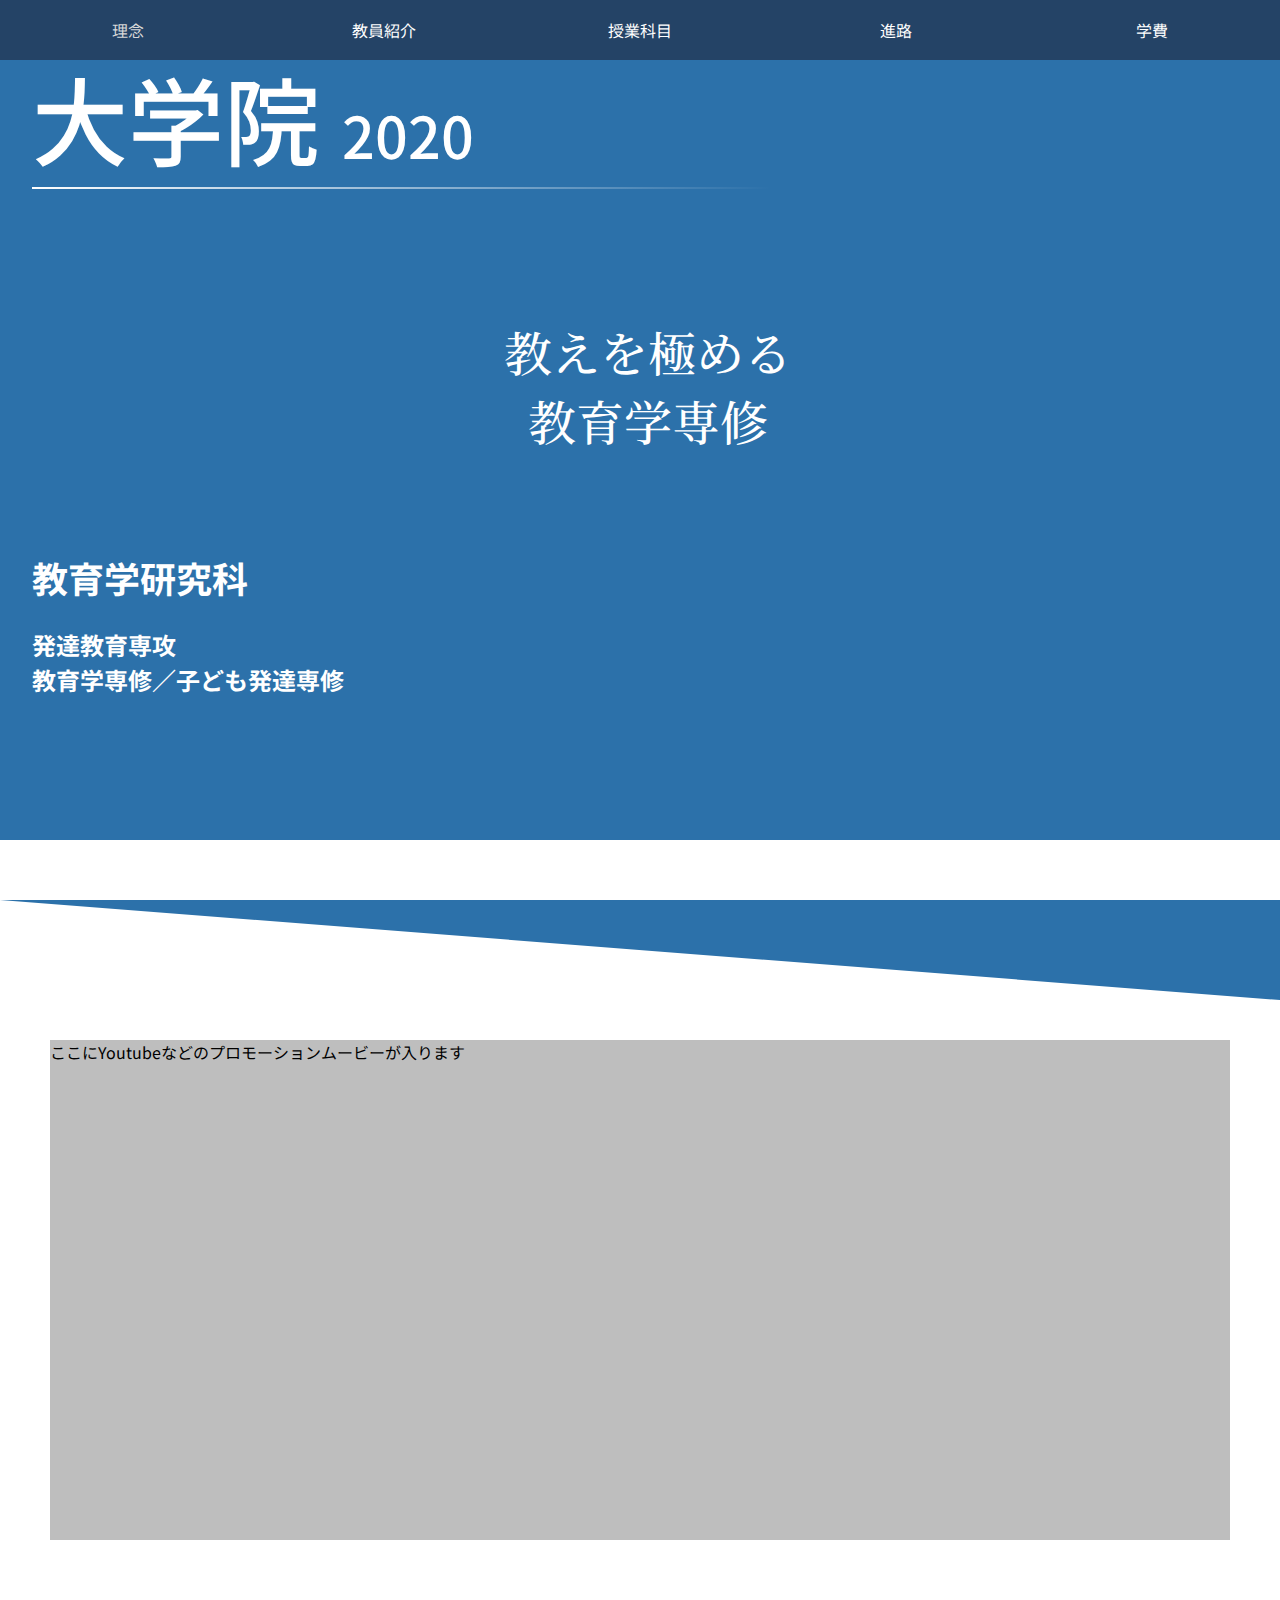
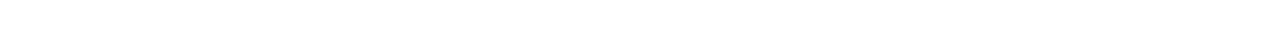
<file: index.html>
<!DOCTYPE html>
<html lang="ja">

<head>
  <meta charset="UTF-8">
  <meta name="viewport" content="width=device-width, initial-scale=1.0">
  <meta http-equiv="X-UA-Compatible" content="ie=edge">
  <link rel="stylesheet" type="text/css" href="./css/main.css">
  <link rel="stylesheet" type="text/css" href="./css/header.css">
  <link rel="stylesheet" type="text/css" href="./css/home.css">
  <link href="https://fonts.googleapis.com/css?family=Noto+Sans+JP|Noto+Serif+JP|Open+Sans|Roboto&display=swap"
    rel="stylesheet">
  <title>トップ｜教育研究科大学院ホームページ</title>
</head>

<body>
  <header>
    <div id="nav-drawer">
      <input id="nav-input" type="checkbox" class="nav-unshown">
      <label id="nav-open" for="nav-input"><span></span></label>
      <label class="nav-unshown" id="nav-close" for="nav-input"></label>
      <div id="nav-content">
        <div class="headerelement" id="policy">
          <a class="normal" href="policy.html">理念</a>
        </div>
        <div class="headerelement" id="teachers">
          <a class="normal" href="teachers.html">教員紹介</a>
        </div>
        <div class="headerelement" id="classes">
          <a class="normal" href="classes.html">授業科目</a>
        </div>
        <div class="headerelement" id="course">
          <a class="normal" href="course.html">進路</a>
        </div>
        <div class="headerelement" id="payment">
          <a class="normal" href="payment.html">学費</a>
        </div>
      </div>
    </div>
    <div id="forpc">
      <div class="headerelement" id="policy">
        <a class="normal" href="policy.html">理念</a>
      </div>
      <div class="headerelement" id="teachers">
        <a class="normal" href="teachers.html">教員紹介</a>
      </div>
      <div class="headerelement" id="classes">
        <a class="normal" href="classes.html">授業科目</a>
      </div>
      <div class="headerelement" id="course">
        <a class="normal" href="course.html">進路</a>
      </div>
      <div class="headerelement" id="payment">
        <a class="normal" href="payment.html">学費</a>
      </div>
    </div>
  </header>
  <main>
    <article id="top">
      <h1 id="title">大学院 <span id="sub">2020</span></h1>
      <h1 id="subtitle">教えを極める<br>
        教育学専修</h1>
      <h2 id="sub">
        <p id="big">教育学研究科</p>
        <p>発達教育専攻<br>
          教育学専修／子ども発達専修</p>
      </h2>
    </article>
    <article id="promotion">
      <div id="movie">ここにYoutubeなどのプロモーションムービーが入ります</div>
    </article>
  </main>
</body>

</html>
</file>
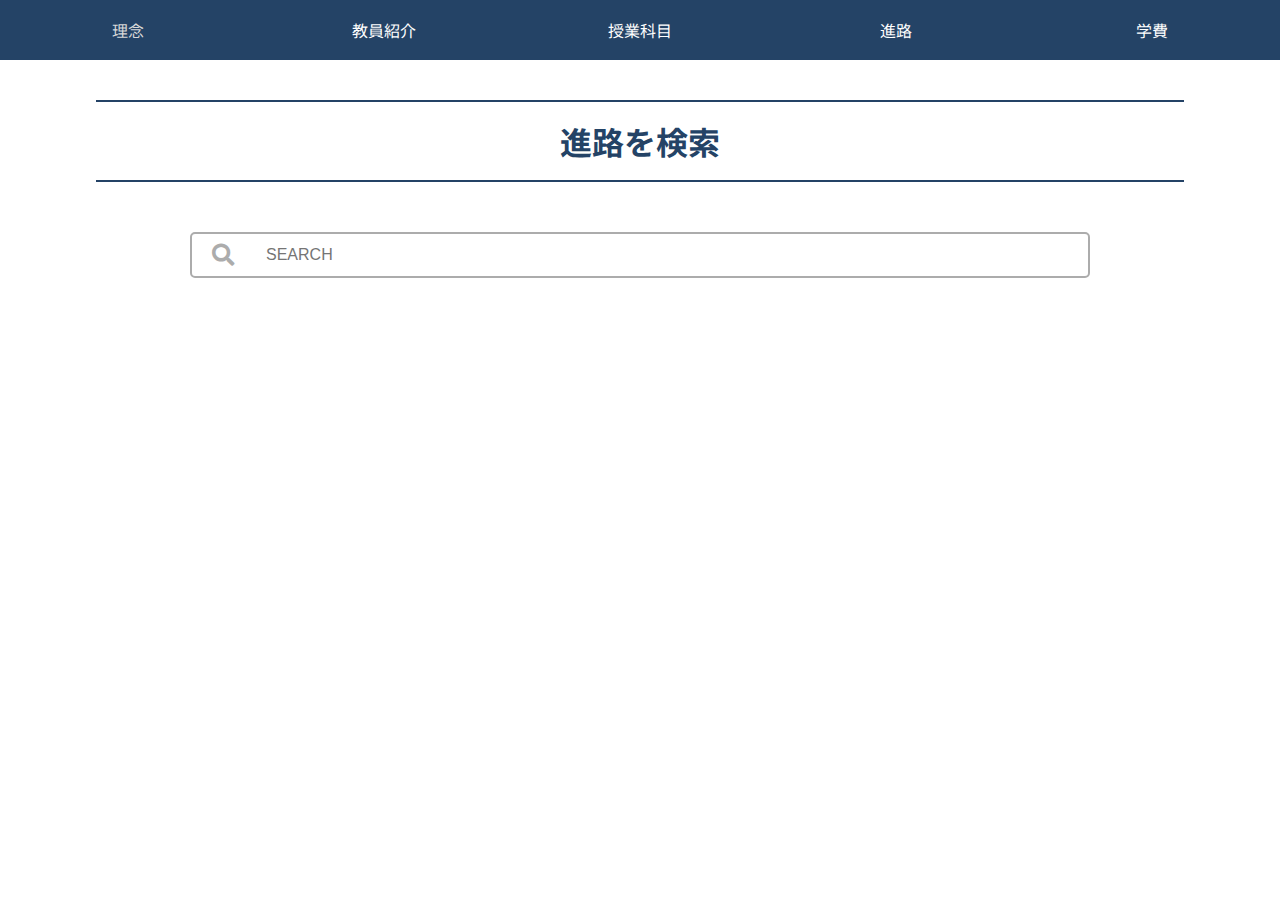
<file: course.html>
<!DOCTYPE html>
<html lang="ja">

<head>
    <meta charset="UTF-8">
    <meta name="viewport" content="width=device-width, initial-scale=1.0">
    <meta http-equiv="X-UA-Compatible" content="ie=edge">
    <link rel="stylesheet" type="text/css" href="./css/main.css">
    <link rel="stylesheet" type="text/css" href="./css/header.css">
    <link rel="stylesheet" type="text/css" href="./css/cource.css">
    <link href="https://fonts.googleapis.com/css?family=Noto+Sans+JP|Noto+Serif+JP|Open+Sans|Roboto&display=swap"
        rel="stylesheet">
    <link href="https://use.fontawesome.com/releases/v5.12.0/css/all.css" rel="stylesheet">
    <title>進学｜教育研究科大学院ホームページ</title>
</head>

<body>
    <header>
        <div id="nav-drawer">
            <input id="nav-input" type="checkbox" class="nav-unshown">
            <label id="nav-open" for="nav-input"><span></span></label>
            <label class="nav-unshown" id="nav-close" for="nav-input"></label>
            <div id="nav-content">
                <div class="headerelement" id="policy">
                    <a class="normal" href="policy.html">理念</a>
                </div>
                <div class="headerelement" id="teachers">
                    <a class="normal" href="teachers.html">教員紹介</a>
                </div>
                <div class="headerelement" id="classes">
                    <a class="normal" href="classes.html">授業科目</a>
                </div>
                <div class="headerelement" id="course">
                    <a class="normal" href="course.html">進路</a>
                </div>
                <div class="headerelement" id="payment">
                    <a class="normal" href="payment.html">学費</a>
                </div>
            </div>
        </div>
        <div id="forpc">
            <div class="headerelement" id="policy">
                <a class="normal" href="policy.html">理念</a>
            </div>
            <div class="headerelement" id="teachers">
                <a class="normal" href="teachers.html">教員紹介</a>
            </div>
            <div class="headerelement" id="classes">
                <a class="normal" href="classes.html">授業科目</a>
            </div>
            <div class="headerelement" id="course">
                <a class="normal" href="course.html">進路</a>
            </div>
            <div class="headerelement" id="payment">
                <a class="normal" href="payment.html">学費</a>
            </div>
        </div>
    </header>
    <main>
        <h1 id="title">
            進路を検索
        </h1>
        <form id="search" action="URL">
            <i class="fas fa-search"></i>
            <input id="searchbox" id="s" name="s" type="text" placeholder="SEARCH" />
        </form>
    </main>
</body>

</html>
</file>
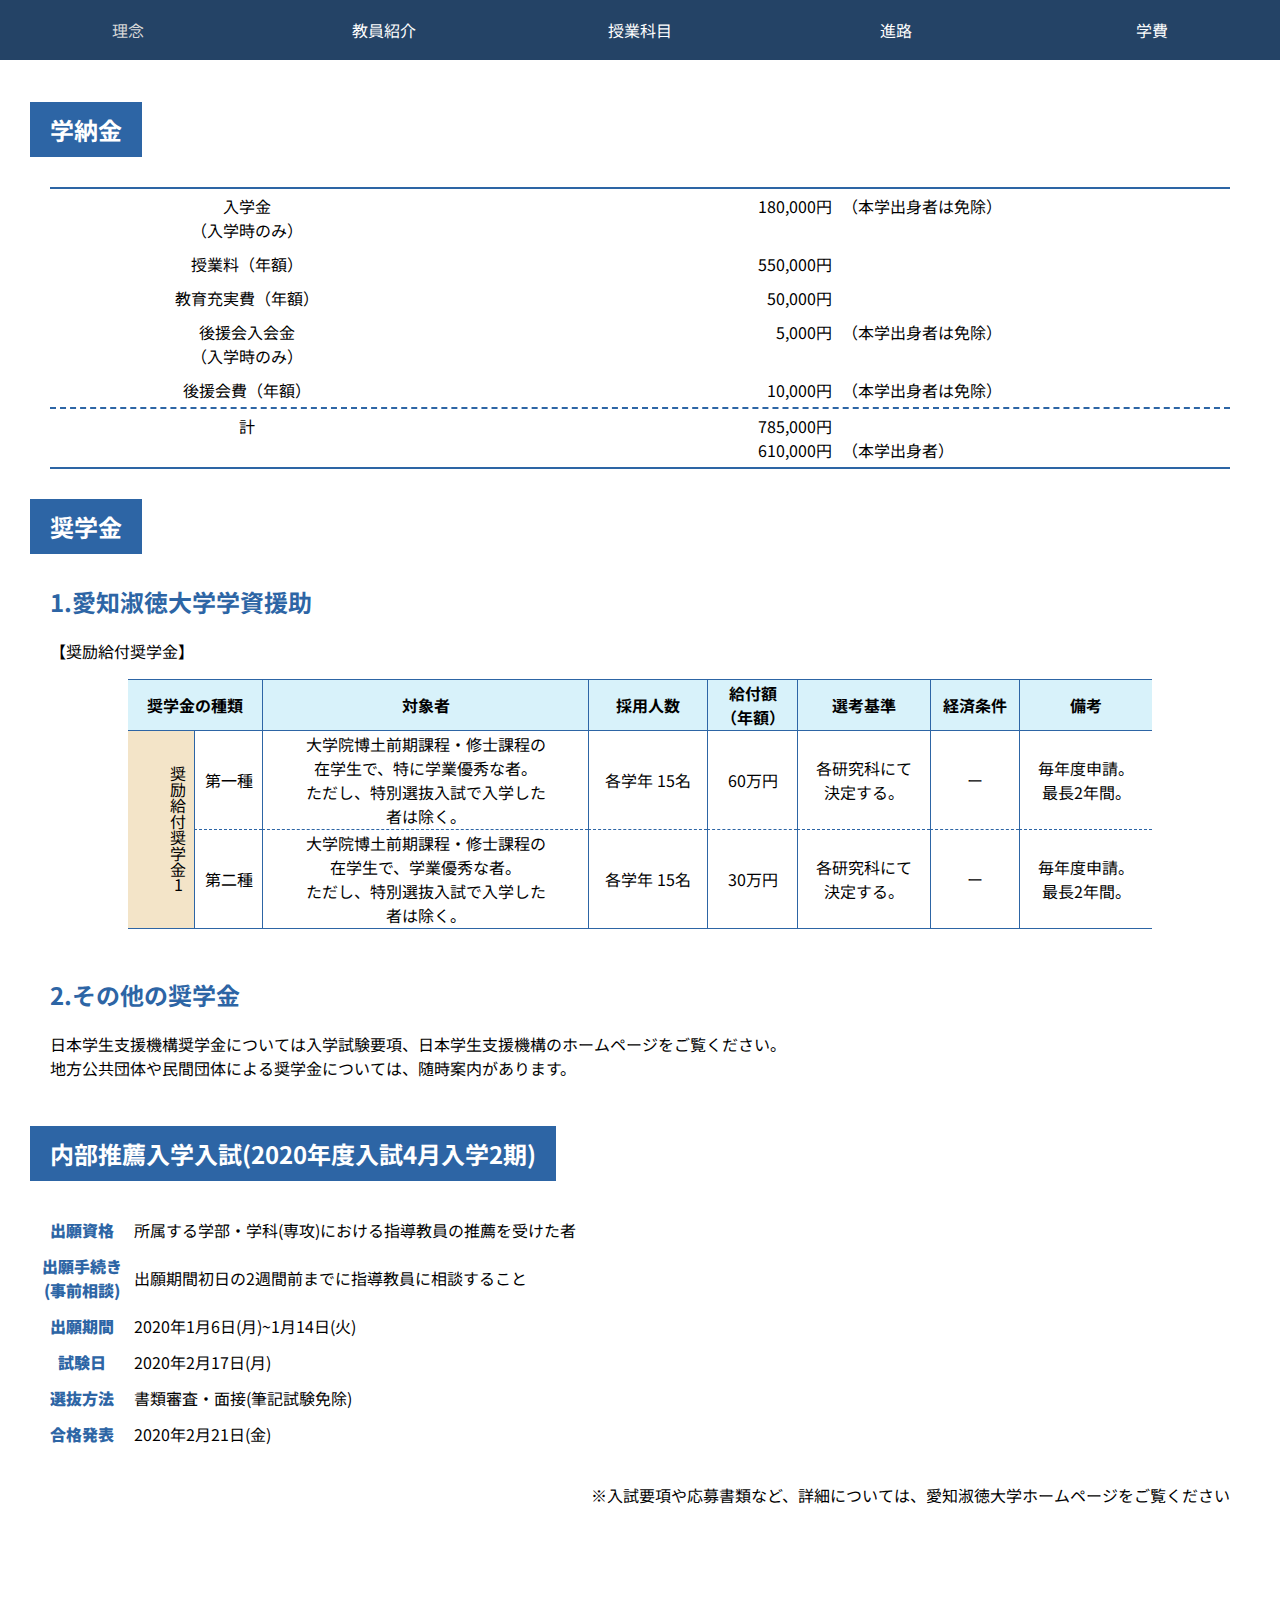
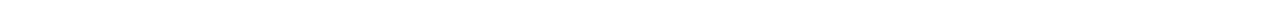
<file: payment.html>
<!DOCTYPE html>
<html lang="ja">

<head>
    <meta charset="UTF-8">
    <meta name="viewport" content="width=device-width, initial-scale=1.0">
    <meta http-equiv="X-UA-Compatible" content="ie=edge">
    <link rel="stylesheet" type="text/css" href="./css/main.css">
    <link rel="stylesheet" type="text/css" href="./css/header.css">
    <link rel="stylesheet" type="text/css" href="./css/payment.css">
    <link href="https://fonts.googleapis.com/css?family=Noto+Sans+JP|Noto+Serif+JP|Open+Sans|Roboto&display=swap"
        rel="stylesheet">
    <title>学費｜教育研究科大学院ホームページ</title>
</head>

<body>
    <header>
        <div id="nav-drawer">
            <input id="nav-input" type="checkbox" class="nav-unshown">
            <label id="nav-open" for="nav-input"><span></span></label>
            <label class="nav-unshown" id="nav-close" for="nav-input"></label>
            <div id="nav-content">
                <div class="headerelement" id="policy">
                    <a class="normal" href="policy.html">理念</a>
                </div>
                <div class="headerelement" id="teachers">
                    <a class="normal" href="teachers.html">教員紹介</a>
                </div>
                <div class="headerelement" id="classes">
                    <a class="normal" href="classes.html">授業科目</a>
                </div>
                <div class="headerelement" id="course">
                    <a class="normal" href="course.html">進路</a>
                </div>
                <div class="headerelement" id="payment">
                    <a class="normal" href="payment.html">学費</a>
                </div>
            </div>
        </div>
        <div id="forpc">
            <div class="headerelement" id="policy">
                <a class="normal" href="policy.html">理念</a>
            </div>
            <div class="headerelement" id="teachers">
                <a class="normal" href="teachers.html">教員紹介</a>
            </div>
            <div class="headerelement" id="classes">
                <a class="normal" href="classes.html">授業科目</a>
            </div>
            <div class="headerelement" id="course">
                <a class="normal" href="course.html">進路</a>
            </div>
            <div class="headerelement" id="payment">
                <a class="normal" href="payment.html">学費</a>
            </div>
        </div>
    </header>
    <main>
        <br><br><br>
        <h1 id="title">学納金</h1>
        <article id="gakunou">
            <div class="flex">
                <p class="center">入学金<br>（入学時のみ）</p>
                <p class="right">180,000円</p>
                <p class="left">（本学出身者は免除）</p>
            </div>
            <div class="flex">
                <p class="center">授業料（年額）</p>
                <p class="right">550,000円</p>
                <p class="left"></p>
            </div>
            <div class="flex">
                <p class="center">教育充実費（年額）</p>
                <p class="right">50,000円</p>
                <p class="left"></p>
            </div>
            <div class="flex">
                <p class="center">後援会入会金<br>（入学時のみ）</p>
                <p class="right">5,000円</p>
                <p class="left">（本学出身者は免除）</p>
            </div>
            <div class="flex">
                <p class="center">後援会費（年額）</p>
                <p class="right">10,000円</p>
                <p class="left">（本学出身者は免除）</p>
            </div>
            <div id="border"></div>
            <div class="flex">
                <p class="center">計</p>
                <p class="right">
                    785,000円<br />
                    610,000円
                </p>
                <p class="left"><br>（本学出身者）</p>
            </div>
        </article>

        <h1 id="title">奨学金</h1>
        <article id="syogaku">
            <h2>1.愛知淑徳大学学資援助</h2>
            <p>【奨励給付奨学金】</p>
            <table>
                <tr>
                    <th colspan="2">奨学金の種類</thcolspan="2" rowspan="2">
                    <th>対象者</th>
                    <th>採用人数</th>
                    <th>給付額<br>（年額）</th>
                    <th>選考基準</th>
                    <th>経済条件</th>
                    <th>備考</th>
                </tr>
                <tr>
                    <td rowspan="2" class="vertical">
                        <p>奨励給付奨学金1</p>
                    </td>
                    <td class="bottom_dot">第一種</td>
                    <td class="bottom_dot">大学院博土前期課程・修士課程の<br>
                        在学生で、特に学業優秀な者。<br>
                        ただし、特別選抜入試で入学した<br>
                        者は除く。</td>
                    <td class="bottom_dot">各学年 15名</td>
                    <td class="bottom_dot">60万円</td>
                    <td class="bottom_dot">各研究科にて<br>
                        決定する。</td class="bottom_dot">
                    <td class="bottom_dot">ー</td>
                    <td class="bottom_dot">毎年度申請。<br>
                        最長2年間。</td>
                </tr>
                <tr>
                    <td class="non_dot">第二種</td>
                    <td class="non_dot">大学院博土前期課程・修士課程の<br>
                        在学生で、学業優秀な者。<br>
                        ただし、特別選抜入試で入学した<br>
                        者は除く。</td>
                    <td class="non_dot">各学年 15名</td>
                    <td class="non_dot">30万円</td>
                    <td class="non_dot">各研究科にて<br>
                        決定する。</td>
                    <td class="non_dot">ー</td>
                    <td class="non_dot">毎年度申請。<br>
                        最長2年間。</td>
                </tr>
            </table>
            <br><br>
            <h2>2.その他の奨学金</h2>
            <p>日本学生支援機構奨学金については入学試験要項、日本学生支援機構のホームページをご覧ください。<br>
                地方公共団体や民間団体による奨学金については、随時案内があります。</p>

        </article>

        <h1 id="title">内部推薦入学入試(2020年度入試4月入学2期)</h1>
        <article id="nyushi">
            <table>
                <tr>
                    <td id="title">出願資格</td>
                    <td id="content">所属する学部・学科(専攻)における指導教員の推薦を受けた者</td>
                </tr>
                <tr>
                    <td id="title">出願手続き<br>(事前相談)</td>
                    <td id="content">出願期間初日の2週間前までに指導教員に相談すること</td>
                </tr>
                <tr>
                    <td id="title">出願期間</td>
                    <td id="content">2020年1月6日(月)~1月14日(火)</td>
                </tr>
                <tr>
                    <td id="title">試験日</td>
                    <td id="content">2020年2月17日(月)</td>
                </tr>
                <tr>
                    <td id="title">選抜方法</td>
                    <td id="content">書類審査・面接(筆記試験免除)</td>
                </tr>
                <tr>
                    <td id="title">合格発表</td>
                    <td id="content">2020年2月21日(金)</td>
                </tr>
            </table>
            <div id="plus">※入試要項や応募書類など、詳細については、愛知淑徳大学ホームページをご覧ください</div>

        </article>
    </main>
</body>

</html>
</file>
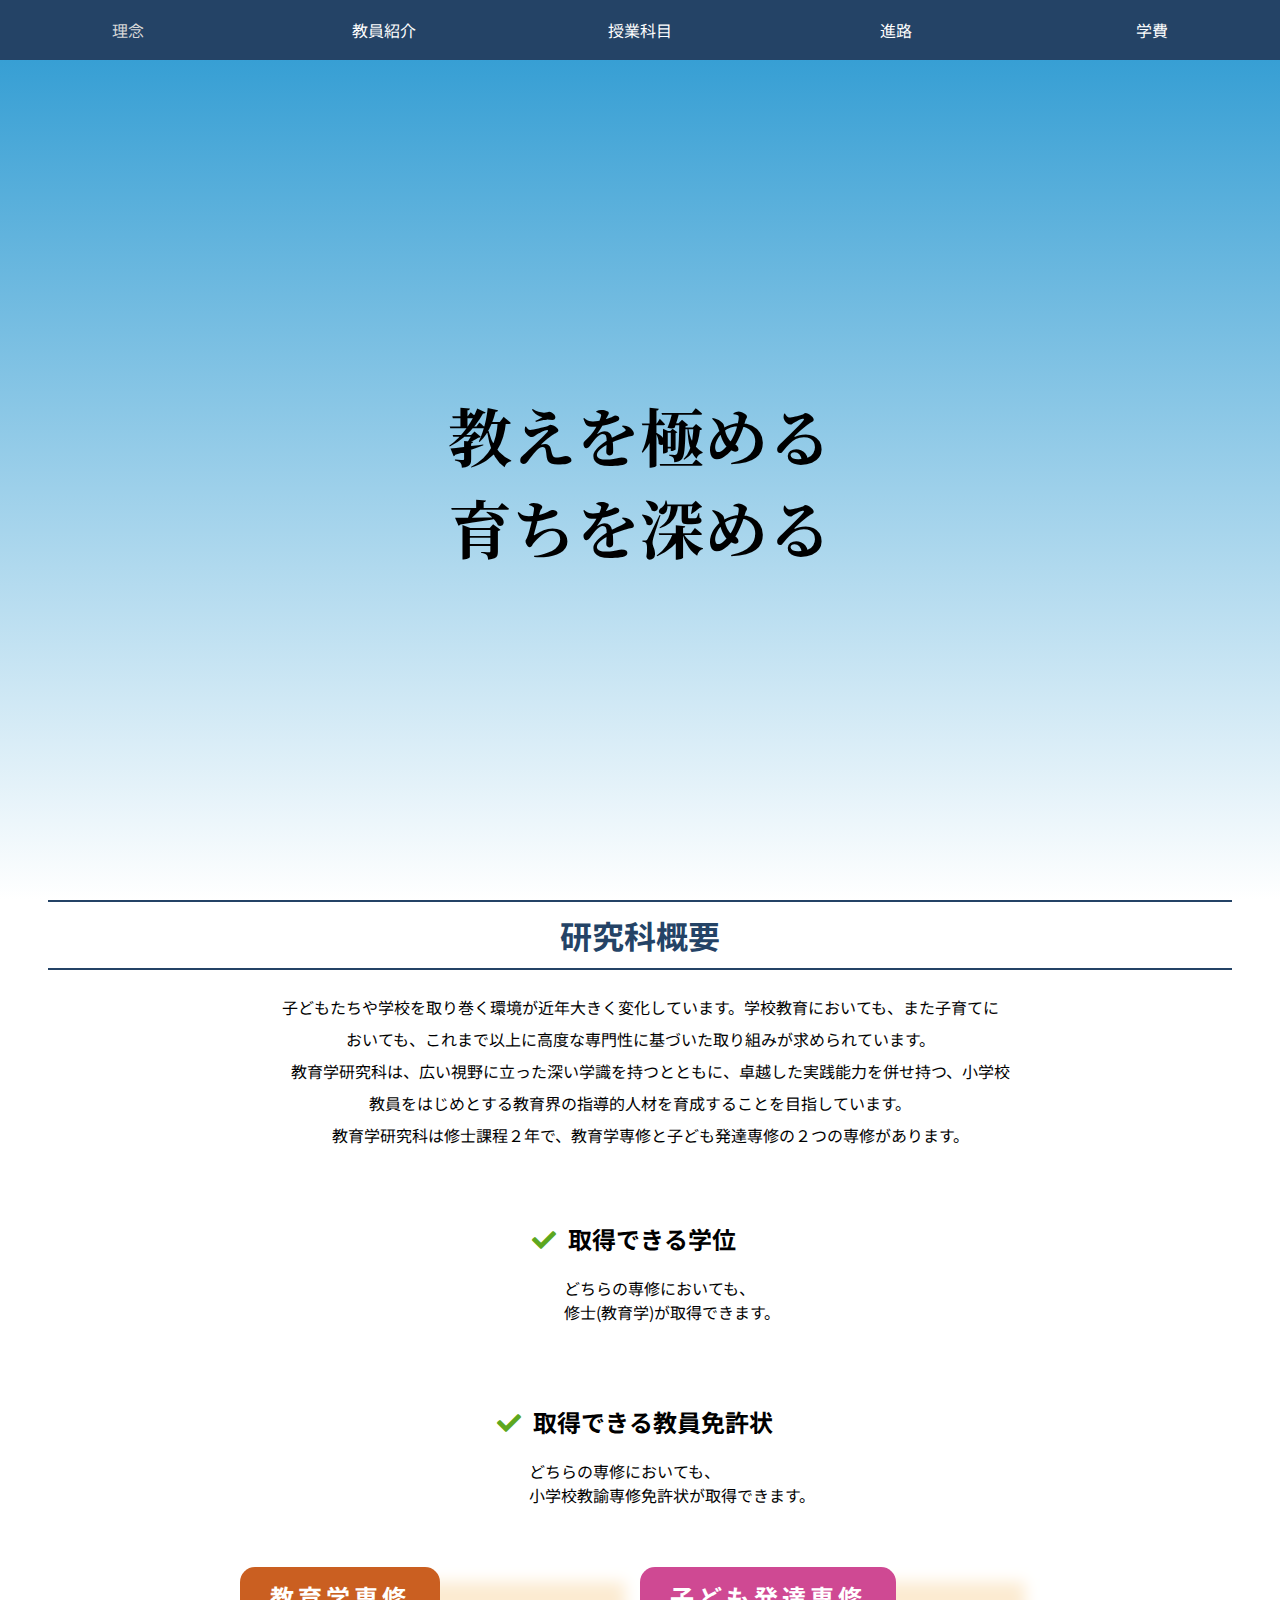
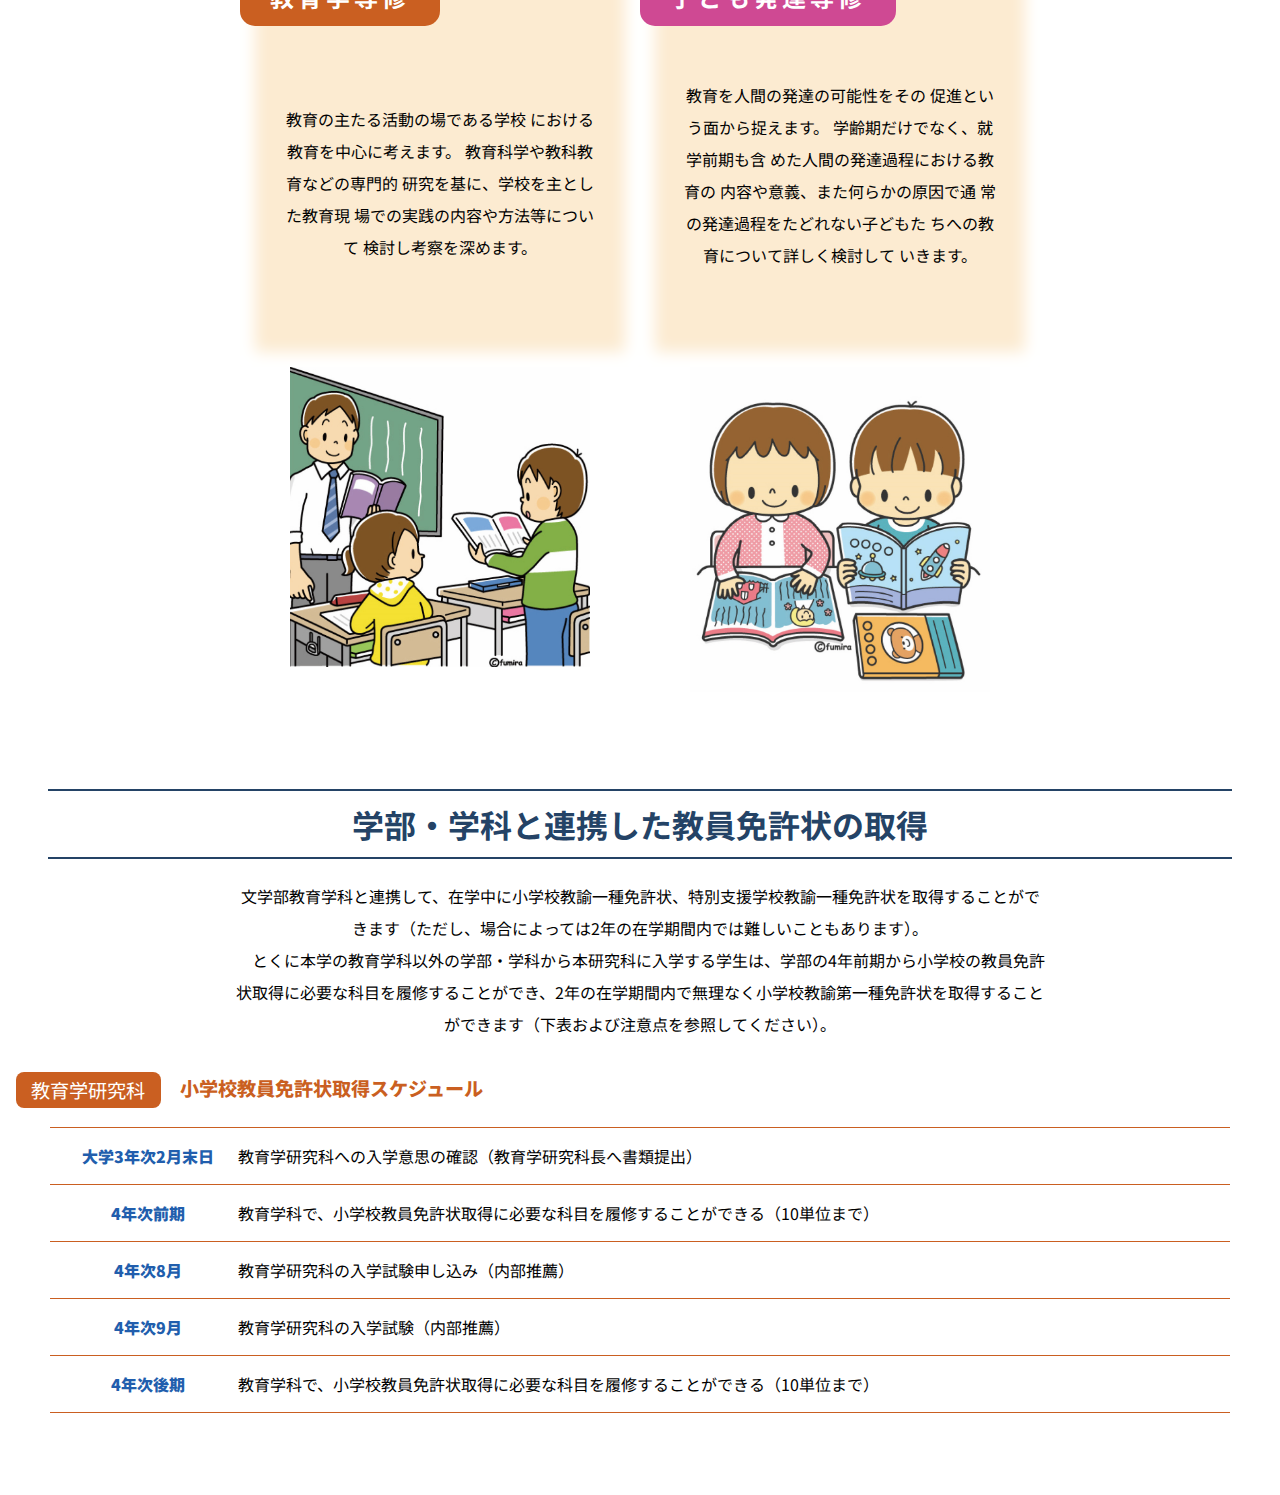
<file: policy.html>
<!DOCTYPE html>
<html lang="ja">

<head>
    <meta charset="UTF-8">
    <meta name="viewport" content="width=device-width, initial-scale=1.0">
    <meta http-equiv="X-UA-Compatible" content="ie=edge">
    <link rel="stylesheet" type="text/css" href="./css/main.css">
    <link rel="stylesheet" type="text/css" href="./css/header.css">
    <link rel="stylesheet" type="text/css" href="./css/policy.css">
    <link href="https://fonts.googleapis.com/css?family=Noto+Sans+JP|Noto+Serif+JP|Open+Sans|Roboto&display=swap"
        rel="stylesheet">
    <link href="https://use.fontawesome.com/releases/v5.12.0/css/all.css" rel="stylesheet">

    <title>理念｜教育研究科大学院ホームページ</title>
</head>

<body>
    <header>
        <div id="nav-drawer">
            <input id="nav-input" type="checkbox" class="nav-unshown">
            <label id="nav-open" for="nav-input"><span></span></label>
            <label class="nav-unshown" id="nav-close" for="nav-input"></label>
            <div id="nav-content">
                <div class="headerelement" id="policy">
                    <a class="normal" href="policy.html">理念</a>
                </div>
                <div class="headerelement" id="teachers">
                    <a class="normal" href="teachers.html">教員紹介</a>
                </div>
                <div class="headerelement" id="classes">
                    <a class="normal" href="classes.html">授業科目</a>
                </div>
                <div class="headerelement" id="course">
                    <a class="normal" href="course.html">進路</a>
                </div>
                <div class="headerelement" id="payment">
                    <a class="normal" href="payment.html">学費</a>
                </div>
            </div>
        </div>
        <div id="forpc">
            <div class="headerelement" id="policy">
                <a class="normal" href="policy.html">理念</a>
            </div>
            <div class="headerelement" id="teachers">
                <a class="normal" href="teachers.html">教員紹介</a>
            </div>
            <div class="headerelement" id="classes">
                <a class="normal" href="classes.html">授業科目</a>
            </div>
            <div class="headerelement" id="course">
                <a class="normal" href="course.html">進路</a>
            </div>
            <div class="headerelement" id="payment">
                <a class="normal" href="payment.html">学費</a>
            </div>
        </div>
    </header>
    <main>
        <div id="top">
            <div id="gradient"></div>
            <h1>教えを極める<br>育ちを深める</h1>
        </div>
        <article id="policy_top">
            <div id="about">
                <h1 id="title">
                    研究科概要
                </h1>
                <p>子どもたちや学校を取り巻く環境が近年大きく変化しています。学校教育においても、また子育てに<br>
                    おいても、これまで以上に高度な専門性に基づいた取り組みが求められています。<br>
                    　 教育学研究科は、広い視野に立った深い学識を持つとともに、卓越した実践能力を併せ持つ、小学校<br>
                    教員をはじめとする教育界の指導的人材を育成することを目指しています。<br>
                    　 教育学研究科は修士課程２年で、教育学専修と子ども発達専修の２つの専修があります。</p>
            </div>
            <div id="point">
                <div class="box">
                    <h2>取得できる学位</h2>
                    <p>どちらの専修においても、<br>
                        修士(教育学)が取得できます。</p>
                </div>
                <div class="box">
                    <h2>取得できる教員免許状</h2>
                    <p>どちらの専修においても、<br>
                        小学校教諭専修免許状が取得できます。</p>
                </div>
            </div>
            <div id="appear">
                <div class="wrapper">
                    <div class="box">
                        <h2 id="kyoiku">教育学専修</h2>
                        <p>教育の主たる活動の場である学校
                            における教育を中心に考えます。
                            教育科学や教科教育などの専門的
                            研究を基に、学校を主とした教育現
                            場での実践の内容や方法等について
                            検討し考察を深めます。</p>
                    </div>
                    <img src="./img/illust1.jpeg" id="illustleft" />
                </div>
                <div class="wrapper">
                    <div class="box">
                        <h2 id="kodomo">子ども発達専修</h2>
                        <p id="sec2">教育を人間の発達の可能性をその
                            促進という面から捉えます。
                            学齢期だけでなく、就学前期も含
                            めた人間の発達過程における教育の
                            内容や意義、また何らかの原因で通
                            常の発達過程をたどれない子どもた
                            ちへの教育について詳しく検討して
                            いきます。</p>
                    </div>
                    <img src="./img/illust2.jpeg" id="illustright" />
                </div>
            </div>
            <div id="illustflex">
            </div>
            <div id="about">
                <h1 id="title">
                    学部・学科と連携した教員免許状の取得
                </h1>
                <p>文学部教育学科と連携して、在学中に小学校教諭一種免許状、特別支援学校教諭一種免許状を取得することがで<br>
                    きます（ただし、場合によっては2年の在学期間内では難しいこともあります）。<br>
                    　とくに本学の教育学科以外の学部・学科から本研究科に入学する学生は、学部の4年前期から小学校の教員免許<br>
                    状取得に必要な科目を履修することができ、2年の在学期間内で無理なく小学校教諭第一種免許状を取得すること<br>
                    ができます（下表および注意点を参照してください）。</p>
            </div>

        </article>
        <article id="schedule">
            <div id="title">
                <div id="badge">
                    教育学研究科
                </div>
                <div id="sub">
                    小学校教員免許状取得スケジュール
                </div>
            </div>
            <div id="timeline">
                <li>
                    <div id="timeline_title">大学3年次2月末日</div>
                    <div id="timeline_content">教育学研究科への入学意思の確認（教育学研究科長へ書類提出）</div>
                </li>
                <li>
                    <div id="timeline_title">4年次前期</div>
                    <div id="timeline_content">教育学科で、小学校教員免許状取得に必要な科目を履修することができる（10単位まで）</div>
                </li>
                <li>
                    <div id="timeline_title">4年次8月</div>
                    <div id="timeline_content">教育学研究科の入学試験申し込み（内部推薦）</div>
                </li>
                <li>
                    <div id="timeline_title">4年次9月</div>
                    <div id="timeline_content">教育学研究科の入学試験（内部推薦）</div>

                </li>
                <li>
                    <div id="timeline_title">4年次後期</div>
                    <div id="timeline_content">教育学科で、小学校教員免許状取得に必要な科目を履修することができる（10単位まで）</div>
                </li>
            </div>
        </article>
        <br><br><br>

    </main>
</body>

</html>
</file>
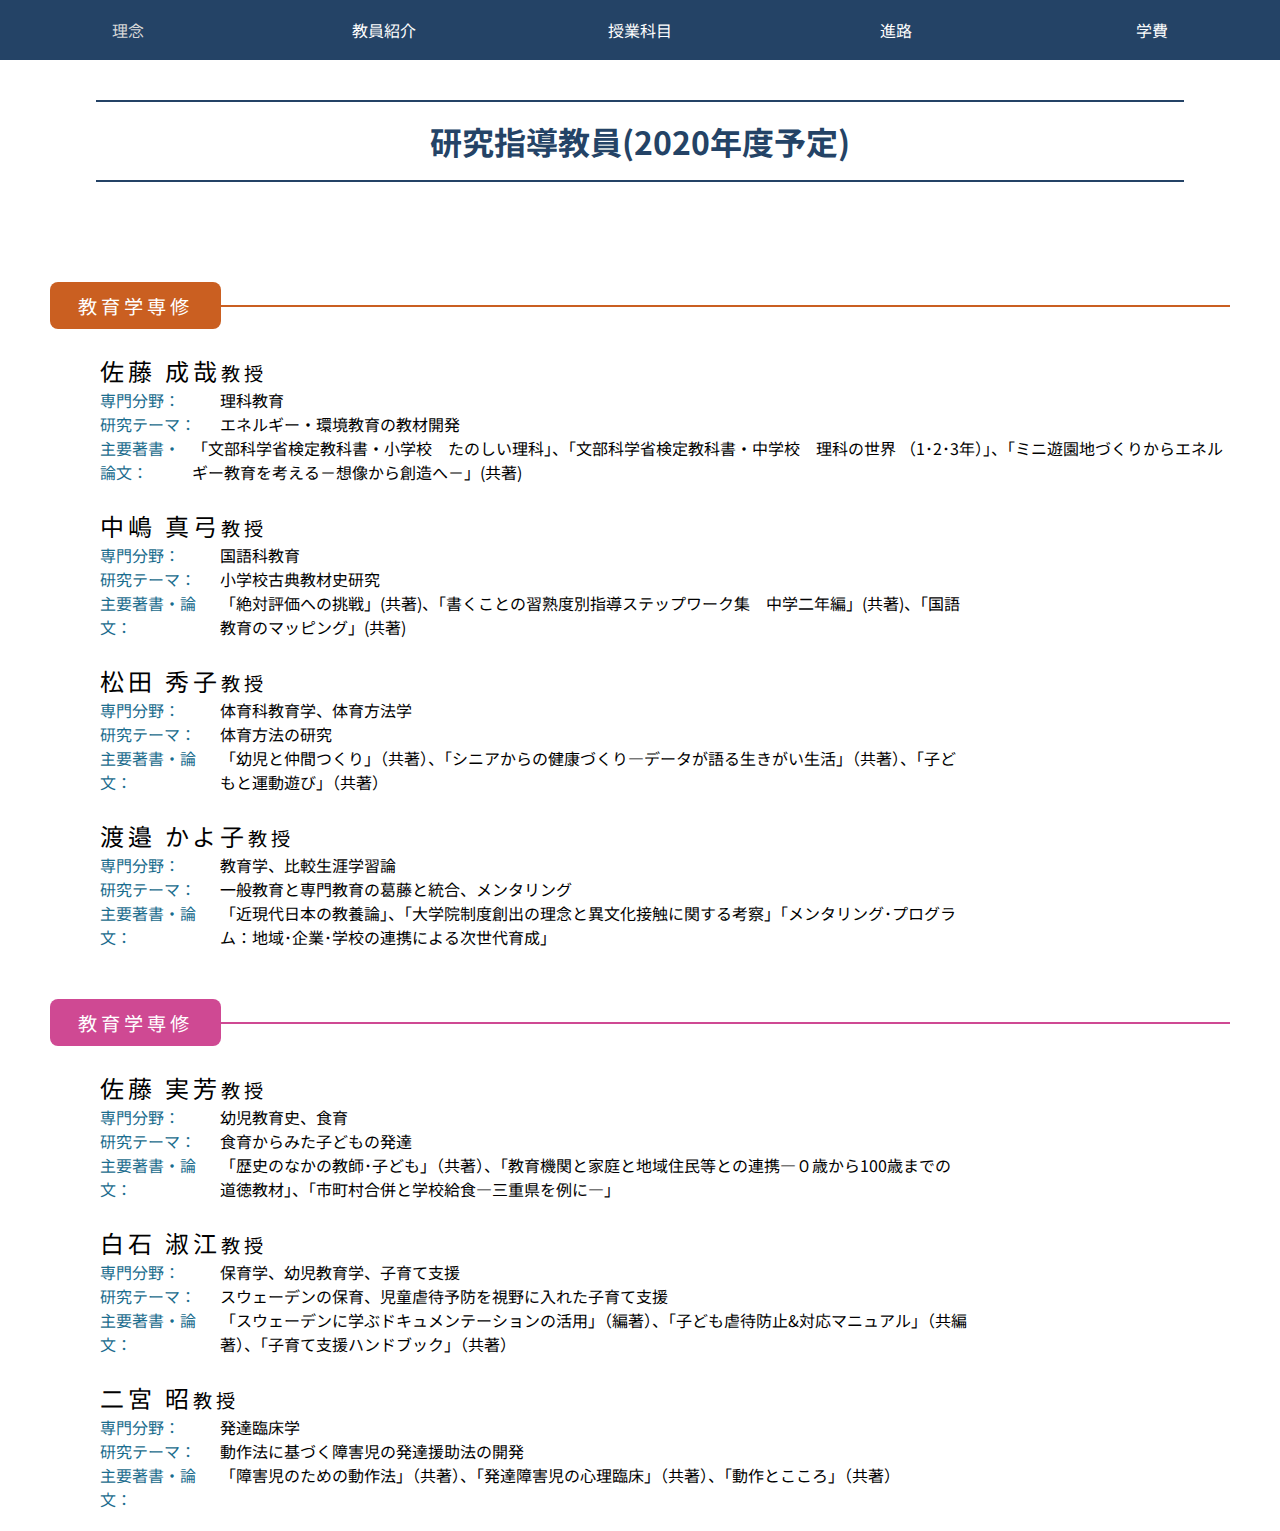
<file: teachers.html>
<!DOCTYPE html>
<html lang="ja">

<head>
    <meta charset="UTF-8">
    <meta name="viewport" content="width=device-width, initial-scale=1.0">
    <meta http-equiv="X-UA-Compatible" content="ie=edge">
    <link rel="stylesheet" type="text/css" href="./css/main.css">
    <link rel="stylesheet" type="text/css" href="./css/header.css">
    <link rel="stylesheet" type="text/css" href="./css/teachers.css">
    <link href="https://fonts.googleapis.com/css?family=Noto+Sans+JP|Noto+Serif+JP|Open+Sans|Roboto&display=swap"
        rel="stylesheet">
    <title>教員｜教育研究科大学院ホームページ</title>
</head>

<body>
    <header>
        <div id="nav-drawer">
            <input id="nav-input" type="checkbox" class="nav-unshown">
            <label id="nav-open" for="nav-input"><span></span></label>
            <label class="nav-unshown" id="nav-close" for="nav-input"></label>
            <div id="nav-content">
                <div class="headerelement" id="policy">
                    <a class="normal" href="policy.html">理念</a>
                </div>
                <div class="headerelement" id="teachers">
                    <a class="normal" href="teachers.html">教員紹介</a>
                </div>
                <div class="headerelement" id="classes">
                    <a class="normal" href="classes.html">授業科目</a>
                </div>
                <div class="headerelement" id="course">
                    <a class="normal" href="course.html">進路</a>
                </div>
                <div class="headerelement" id="payment">
                    <a class="normal" href="payment.html">学費</a>
                </div>
            </div>
        </div>
        <div id="forpc">
            <div class="headerelement" id="policy">
                <a class="normal" href="policy.html">理念</a>
            </div>
            <div class="headerelement" id="teachers">
                <a class="normal" href="teachers.html">教員紹介</a>
            </div>
            <div class="headerelement" id="classes">
                <a class="normal" href="classes.html">授業科目</a>
            </div>
            <div class="headerelement" id="course">
                <a class="normal" href="course.html">進路</a>
            </div>
            <div class="headerelement" id="payment">
                <a class="normal" href="payment.html">学費</a>
            </div>
        </div>
    </header>
    <main>
        <h1 id="title">
            研究指導教員(2020年度予定)
        </h1>
        <article id="professors">
            <div class="badge" id="kyouiku">教育学専修</div>
            <div class="wrapper">
                <div id="prof">
                    <div class="profname">佐藤 成哉</div>
                    <div id="subcontent">
                        <div id="subtitle">専門分野：</div>
                        <div id="subcontent">理科教育</div>
                    </div>
                    <div id="subcontent">
                        <div id="subtitle">研究テーマ：</div>
                        <div id="subcontent">エネルギー・環境教育の教材開発</div>
                    </div>
                    <div id="subcontent">
                        <div id="subtitle">主要著書・論文：</div>
                        <div id="subcontent">「文部科学省検定教科書・小学校　たのしい理科」、「文部科学省検定教科書・中学校　理科の世界
                            （1･2･3年）」、「ミニ遊園地づくりからエネルギー教育を考える－想像から創造へ－」(共著)</div>
                    </div>
                </div>
                <div id="prof">
                    <div class="profname">中嶋 真弓</div>
                    <div id="subcontent">
                        <div id="subtitle">専門分野：</div>
                        <div id="subcontent">国語科教育</div>
                    </div>
                    <div id="subcontent">
                        <div id="subtitle">研究テーマ：</div>
                        <div id="subcontent">小学校古典教材史研究</div>
                    </div>
                    <div id="subcontent">
                        <div id="subtitle">主要著書・論文：</div>
                        <div id="subcontent">「絶対評価への挑戦」(共著)、「書くことの習熟度別指導ステップワーク集　中学二年編」(共著)、「国語<br>
                            教育のマッピング」(共著)
                        </div>
                    </div>
                </div>
                <div id="prof">
                    <div class="profname">松田 秀子</div>
                    <div id="subcontent">
                        <div id="subtitle">専門分野：</div>
                        <div id="subcontent">体育科教育学、体育方法学</div>
                    </div>
                    <div id="subcontent">
                        <div id="subtitle">研究テーマ：</div>
                        <div id="subcontent">体育方法の研究</div>
                    </div>
                    <div id="subcontent">
                        <div id="subtitle">主要著書・論文：</div>
                        <div id="subcontent">「幼児と仲間つくり」（共著）、「シニアからの健康づくり―データが語る生きがい生活」（共著）、「子ど<br>
                            もと運動遊び」（共著）
                        </div>
                    </div>
                </div>
                <div id="prof">
                    <div class="profname">渡邉 かよ子</div>
                    <div id="subcontent">
                        <div id="subtitle">専門分野：</div>
                        <div id="subcontent">教育学、比較生涯学習論</div>
                    </div>
                    <div id="subcontent">
                        <div id="subtitle">研究テーマ：</div>
                        <div id="subcontent">一般教育と専門教育の葛藤と統合、メンタリング</div>
                    </div>
                    <div id="subcontent">
                        <div id="subtitle">主要著書・論文：</div>
                        <div id="subcontent">「近現代日本の教養論」、「大学院制度創出の理念と異文化接触に関する考察」「メンタリング･プログラ<br>
                            ム：地域･企業･学校の連携による次世代育成」
                        </div>
                    </div>
                </div>
            </div>
            <div class="badge" id="kodomo">教育学専修</div>

            <div class="wrapper">
                <div id="prof">
                    <div class="profname">佐藤 実芳</div>
                    <div id="subcontent">
                        <div id="subtitle">専門分野：</div>
                        <div id="subcontent">幼児教育史、食育</div>
                    </div>
                    <div id="subcontent">
                        <div id="subtitle">研究テーマ：</div>
                        <div id="subcontent">食育からみた子どもの発達</div>
                    </div>
                    <div id="subcontent">
                        <div id="subtitle">主要著書・論文：</div>
                        <div id="subcontent">「歴史のなかの教師･子ども」（共著）、「教育機関と家庭と地域住民等との連携―０歳から100歳までの<br>
                            道徳教材」、「市町村合併と学校給食―三重県を例に―」
                        </div>
                    </div>
                </div>
                <div id="prof">
                    <div class="profname">白石 淑江</div>
                    <div id="subcontent">
                        <div id="subtitle">専門分野：</div>
                        <div id="subcontent">保育学、幼児教育学、子育て支援</div>
                    </div>
                    <div id="subcontent">
                        <div id="subtitle">研究テーマ：</div>
                        <div id="subcontent">スウェーデンの保育、児童虐待予防を視野に入れた子育て支援</div>
                    </div>
                    <div id="subcontent">
                        <div id="subtitle">主要著書・論文：</div>
                        <div id="subcontent">「スウェーデンに学ぶドキュメンテーションの活用」（編著）、「子ども虐待防止&対応マニュアル」（共編<br>
                            著）、「子育て支援ハンドブック」（共著）
                        </div>
                    </div>
                </div>
                <div id="prof">
                    <div class="profname">二宮 昭</div>
                    <div id="subcontent">
                        <div id="subtitle">専門分野：</div>
                        <div id="subcontent">発達臨床学</div>
                    </div>
                    <div id="subcontent">
                        <div id="subtitle">研究テーマ：</div>
                        <div id="subcontent">動作法に基づく障害児の発達援助法の開発</div>
                    </div>
                    <div id="subcontent">
                        <div id="subtitle">主要著書・論文：</div>
                        <div id="subcontent">「障害児のための動作法」（共著）、「発達障害児の心理臨床」（共著）、「動作とこころ」（共著）
                        </div>
                    </div>
                </div>
            </div>
        </article>
    </main>
</body>

</html>
</file>
<file: css/main.css>
html {
    margin: 0 0 0 0;
    font-family: 'Noto Sans JP', 'Open Sans', sans-serif;
}

body {
    margin: 0 0 0 0;
}

a {
    text-decoration: none;
    color: white;
}
</file>
<file: css/header.css>
header {
    position: fixed;
    background-color: rgb(36, 67, 102);
    color: white;
    width: 100vw;
    height: 60px;
    z-index: 10;
    top: 0;
}

header #forpc {
    display: flex;
    justify-content: space-between;
    text-align: center;
    align-items: center;
}

header .headerelement {
    width: 100%;
}

a.normal {
    display: block;
    width: 100%;
    height: 60px;
    transition: .4s ease-out;
    display: flex;
    align-items: center;
    text-align: center;
    justify-content: center;
}

#nav-content a.normal {
    color: black;
}

a.normal:hover {
    color: rgb(216, 216, 216);
}

#nav-drawer {
    position: absolute;
    top: 18px;
    left: 20px;
}

.nav-unshown {
    display: none;
}

#nav-open {
    display: inline-block;
    width: 30px;
    height: 22px;
    vertical-align: middle;
}

#nav-open span,
#nav-open span:before,
#nav-open span:after {
    position: absolute;
    height: 3px;
    width: 25px;
    border-radius: 3px;
    background: white;
    display: block;
    content: '';
    cursor: pointer;
}

#nav-open span:before {
    bottom: -8px;
}

#nav-open span:after {
    bottom: -16px;
}

#nav-close {
    display: none;
    position: fixed;
    z-index: 99;
    top: 0;
    left: 0;
    width: 100%;
    height: 100%;
    background: black;
    opacity: 0;
    transition: .3s ease-in-out;
}

#nav-content {
    overflow: auto;
    position: fixed;
    top: 0;
    left: 0;
    z-index: 9999;
    width: 80%;
    max-width: 330px;
    height: 100%;
    background: #fff;
    transition: .3s ease-in-out;
    -webkit-transform: translateX(-105%);
    transform: translateX(-105%);
}

#nav-input:checked~#nav-close {
    display: block;
    opacity: .5;
}

#nav-input:checked~#nav-content {
    -webkit-transform: translateX(0%);
    transform: translateX(0%);
    box-shadow: 6px 0 25px rgba(0, 0, 0, .15);
}

@media screen and (min-width:480px) {
    #nav-open {
        display: none;
    }

    #nav-drawer {
        display: none;
    }
}

@media screen and (max-width:481px) {
    header #forpc {
        display: none;
    }
}
</file>
<file: css/home.css>
main article#top {
    width: calc(100vw - 3em);
    height: calc(100vh - 76px - 3em);
    background-color: rgb(44, 113, 170);
    padding: 3em 1em 1em 2em;
    margin: 0;
}

main article#top::before {
    content: "";
    position: absolute;
    top: 100vh;
    left: 0;
    width: 0;
    height: 0;
    border-style: solid;
    border-width: 0 0 100px 100vw;
    border-color: transparent transparent rgb(44, 113, 170) transparent;
    transform: scale(1, -1);
}

main article#top h1#title {
    color: white;
    font-size: 6em;
    font-weight: 500;
    margin: 0;
}

main article#top h1#title:after {
    content: "";
    display: block;
    height: 2px;
    width: 60%;
    background: -webkit-gradient(linear, left top, right bottom, from(rgb(255, 255, 255)), to(rgba(255, 255, 255, 0)));
    background: -moz-linear-gradient(left, rgb(255, 255, 255), rgba(255, 255, 255, 0));
    background: linear-gradient(left, rgb(255, 255, 255), rgba(255, 255, 255, 0));
}

main article#top h1#title span#sub {
    font-size: .6em;
}

main article#top h1#subtitle {
    font-family: 'Noto Serif JP', serif;
    text-align: center;
    color: white;
    font-size: 3em;
    font-weight: 500;
    padding-top: 2em;
}

main article#top h2#sub {
    color: white;
    margin: 4em 0 0 0;
}

main article#top h2#sub p#big {
    font-size: 1.5em;
    margin: 0 0 0 0;
}

main article#promotion {
    margin: 200px 0 100px 0;
    display: flex;
    justify-content: center;
}

main article#promotion #movie {
    background-color: rgb(190, 190, 190);
    width: calc(100vw - 100px);
    height: 500px;
}
</file>
<file: css/cource.css>
main h1#title {
    font-size: 2em;
    padding: .5em 0em .5em 0em;
    color: rgb(36, 67, 102);
    border-top: 2px solid rgb(36, 67, 102);
    border-bottom: 2px solid rgb(36, 67, 102);
    margin: 100px 3em 50px 3em;
    text-align: center;
}

@media (max-width: 480px) {
    main h1#title {
        margin: 100px 10px 50px 10px;
    }
}

main form#search {
    border: 2px solid rgb(172, 172, 172);
    width: 70%;
    margin: 0 auto;
    border-radius: 5px;
    display: flex;
    align-items: center;
}

@media (max-width: 480px) {
    main form#search {
        width: 90%;
    }
}

main form#search i {
    color: rgb(172, 172, 172);
    font-size: 1.4em;
    padding: 0 0 0 20px;
    vertical-align: middle;
}

main form#search input#searchbox {
    width: 80%;
    height: 40px;
    border: none;
    margin: 0 0 0 30px;
    color: rgb(70, 70, 70);
    font-size: 1em;
}

main form#search input#searchbox[type="text"]:focus {
    outline: 0;
}
</file>
<file: css/payment.css>
main h1#title {
    font-size: 1.5em;
    background-color: rgb(45, 101, 165);
    color: white;
    margin: 30px 10px 30px 30px;
    padding: 10px 20px 10px 20px;
    text-align: center;
    display: inline-block;
}

@media (max-width: 480px) {
    main h1#title {
        margin: 0 auto;
        margin-top: 10px;
        margin-bottom: 10px;
    }
}

main article#gakunou {
    border-top: 2px solid rgb(45, 101, 165);
    border-bottom: 2px solid rgb(45, 101, 165);
    margin: 0 50px 0 50px;
}

@media (max-width: 480px) {
    main article#gakunou {
        margin: 0 10px 0 10px;
    }
}

main article#gakunou #border {
    border-top: 2px dashed rgb(45, 101, 165);
}

main article#gakunou .flex {
    display: flex;
}

main article#gakunou .flex p {
    width: 40%;
    margin: 5px 5px 5px 5px;
}

main article#gakunou .flex p.center {
    text-align: center;
}

main article#gakunou .flex p.left {
    text-align: left;
}

main article#gakunou .flex p.right {
    text-align: right;
}

main article#syogaku p {
    margin-top: 0;
    margin-left: 50px;
}

main article#syogaku h2 {
    margin-top: 0;
    margin-left: 50px;
    color: rgb(45, 101, 165);
}

main article#syogaku table {
    width: 80%;
    border-collapse: separate;
    border-spacing: 0;
    margin: 0 auto;
}

@media (max-width: 480px) {
    main article#syogaku table {
        width: 95%;
    }
}

main article#syogaku table th {
    background-color: rgb(216, 242, 250);
    border-left: 1px solid rgb(45, 101, 165);
    border-top: 1px solid rgb(45, 101, 165);
    border-bottom: 1px solid rgb(45, 101, 165);
}

main article#syogaku table td {
    border-left: 1px solid rgb(45, 101, 165);
    text-align: center;
}

main article#syogaku table td.vertical {
    background-color: rgb(243, 228, 200);
    width: 10px;
    padding: 0;
    border-left: none;
    border-bottom: 1px solid rgb(45, 101, 165);
}

main article#syogaku table td.vertical p {
    writing-mode: vertical-rl;
    text-orientation: upright;
    white-space: nowrap;
    line-height: 0;
}

main article#syogaku table td.bottom_dot {
    border-bottom: 1px dashed rgb(45, 101, 165);
}

main article#syogaku table td.non_dot {
    border-bottom: 1px solid rgb(45, 101, 165);
}

main article#syogaku table th:first-child {
    border-left: none;
}

main article#nyushi {
    margin: 0 0 100px 30px;
}

main article#nyushi table td {
    padding: 5px 0 5px 0;
}

main article#nyushi table td#title {
    width: 100px;
    color: rgb(45, 101, 165);
    font-weight: 900;
    text-align: center;
}

main article#nyushi #plus {
    text-align: right;
    margin: 30px 50px 0 0;
}
</file>
<file: css/policy.css>
main #top {
    position: absolute;
    top: 60px;
}

main #top #gradient {
    width: 100vw;
    height: calc(100vh - 60px);
    background: rgb(55, 159, 212);
    background: linear-gradient(180deg, rgba(55, 159, 212, 1) 0%, rgba(255, 255, 255, 1) 100%);
    z-index: 0;
}

main #top h1 {
    font-family: 'Noto Serif JP', serif;
    font-size: 4em;
    position: absolute;
    top: 0;
    bottom: 0;
    left: 0;
    right: 0;
    display: flex;
    justify-content: center;
    align-items: center;
    text-align: center;
    color: black;
    animation-name: fadein;
    animation-duration: 2s;
    animation-iteration-count: 1;
}

@media (max-width: 450px) {
    main #top h1 {
        font-size: 3em;
    }
}

@keyframes fadein {
    from {
        opacity: 0;
        transform: translateY(20px);
    }

    to {
        opacity: 1;
        transform: translateY(0);
    }
}

main article#policy_top {
    margin-top: 100vh;
}

main article#policy_top #about {
    margin: 1em 3em 1em 3em;
    text-align: center;
}

main article#policy_top #about h1#title {
    font-size: 2em;
    padding: .5em 0em .5em 0em;
    color: rgb(36, 67, 102);
    border-top: 2px solid rgb(36, 67, 102);
    border-bottom: 2px solid rgb(36, 67, 102);
}

@media (min-width: 480px) {
    main article#policy_top #about h1#title {
        padding: 10px 0em 10px 0em;
    }
}


main article#policy_top #about p {
    line-height: 2em;
    font-size: 1em;
}

main article#policy_top #point {
    margin: 50px 0 0 2em;
    display: flex;
    justify-content: center;
    flex-direction: column;
    align-items: center;
}

main article#policy_top #point .box h2::before {
    font-family: "Font Awesome 5 Free";
    content: '\f00c';
    font-weight: 900;
    padding: 1em .5em 0 0;
    color: rgb(93, 167, 32);
}

main article#policy_top #point p {
    margin: 0 0 60px 0;
    padding: 0 0 0 2em;
}

main article#policy_top #appear {
    display: flex;
    justify-content: center;
    flex-wrap: wrap;
}

main article#policy_top #appear .wrapper {
    width: 400px;
    height: 800px;
    text-align: center;
}

@media (max-width: 480px) {
    main article#policy_top #appear .wrapper {
        width: 90vw;
    }
}

main article#policy_top #appear .wrapper .box {
    width: 100%;
    height: 400px;
    margin: 2em;
    background-color: rgb(252, 235, 209);
    text-align: center;
    -moz-box-shadow: inset 0px 0px 15px 15px #fff;
    -webkit-box-shadow: inset 0px 0px 15px 15px #fff;
    box-shadow: inset 0px 0px 15px 15px #fff;
    display: table;
    margin: 0 auto;
}


main article#policy_top #appear .wrapper .box h2 {
    position: absolute;
    font-size: 1.5em;
    color: white;
    margin: 0 0px 0 0px;
    padding: .5em 30px .5em 30px;
    letter-spacing: 4px;
    border-radius: 15px;
}

main article#policy_top #appear .wrapper .box h2#kyoiku {
    background-color: rgb(202, 95, 33);
}

main article#policy_top #appear .wrapper .box h2#kodomo {
    background-color: rgb(207, 73, 147);
}

main article#policy_top #appear .wrapper .box p {
    margin: 0em;
    padding: 3em 10% 1em 10%;
    line-height: 2em;
    display: flex;
    justify-content: center;
    align-items: center;
    display: table-cell;
    vertical-align: middle;
}

main article#policy_top #appear .wrapper .box p#sec2 {
    padding: 2em 10% 1em 10%;
}

main article#policy_top #appear .wrapper img {
    width: 300px;
    height: auto;
}

@media (max-width: 480px) {
    main article#policy_top #appear .wrapper img {
        width: 80%;
    }
}

main article#schedule #title {
    display: flex;
    margin: 2em 1em 1em 1em;
}

main article#schedule #title #badge {
    background-color: rgb(202, 95, 33);
    border-radius: 8px;
    color: white;
    font-size: 1.2em;
    padding: .2em .8em .2em .8em;
}

main article#schedule #sub {
    color: rgb(202, 95, 33);
    font-size: 1.2em;
    font-weight: 800;
    margin: .1em 0 0 1em;
}

main article#schedule #timeline {
    margin: 20px 50px 10px 50px;
}

main article#schedule #timeline li {
    display: flex;
    margin-top: -1px;
    padding: 1em .5em 1em .5em;
    border-top: 1px solid rgb(202, 95, 33);
    border-bottom: 1px solid rgb(202, 95, 33);
}

main article#schedule #timeline li #timeline_title {
    width: 180px;
    text-align: center;
    color: rgb(33, 94, 173);
    font-weight: 900;
}

main article#schedule #timeline li #arrow {
    position: absolute;
    font-size: 20px;
    margin: 25px 0 0 0;
    left: 140px;
    color: rgb(202, 95, 33);
}

main article#schedule #timeline_plus {
    margin: 0 0 100px 3em;
}
</file>
<file: css/teachers.css>
main h1#title {
    font-size: 2em;
    padding: .5em 0em .5em 0em;
    color: rgb(36, 67, 102);
    border-top: 2px solid rgb(36, 67, 102);
    border-bottom: 2px solid rgb(36, 67, 102);
    margin: 100px 3em 100px 3em;
    text-align: center;
}

main article#professors .badge {
    margin: 50px 50px 10px 50px;
    text-align: center;
    width: 140px;
    border-radius: 8px;
    color: white;
    font-size: 1.2em;
    padding: .5em .8em .5em .8em;
    letter-spacing: 4px;
}

main article#professors .badge::after {
    content: "";
    display: block;
    position: absolute;
    left: 0;
    margin: -15px 0 0 200px;
    width: calc(100vw - 250px);
    height: 2px;
    font-weight: 900;
}

main article#professors #kyouiku {
    background-color: rgb(202, 95, 33);
}

main article#professors #kyouiku::after {
    background-color: rgb(202, 95, 33);

}

main article#professors #kodomo {
    background-color: rgb(207, 73, 147);
}

main article#professors #kodomo::after {
    background-color: rgb(207, 73, 147);

}

main article#professors .wrapper {
    margin: 20px 50px 20px 100px;
}

main article#professors .wrapper .profname {
    font-size: 1.5em;
    letter-spacing: 4px;
    margin: 1em 0 0 0;
}

main article#professors .wrapper .profname::after {
    content: "教授";
    font-size: .8em;
}

main article#professors .wrapper #subcontent {
    display: flex;

}

main article#professors .wrapper #subcontent #subtitle {
    width: 120px;
    color: rgb(26, 108, 141);
}
</file>
